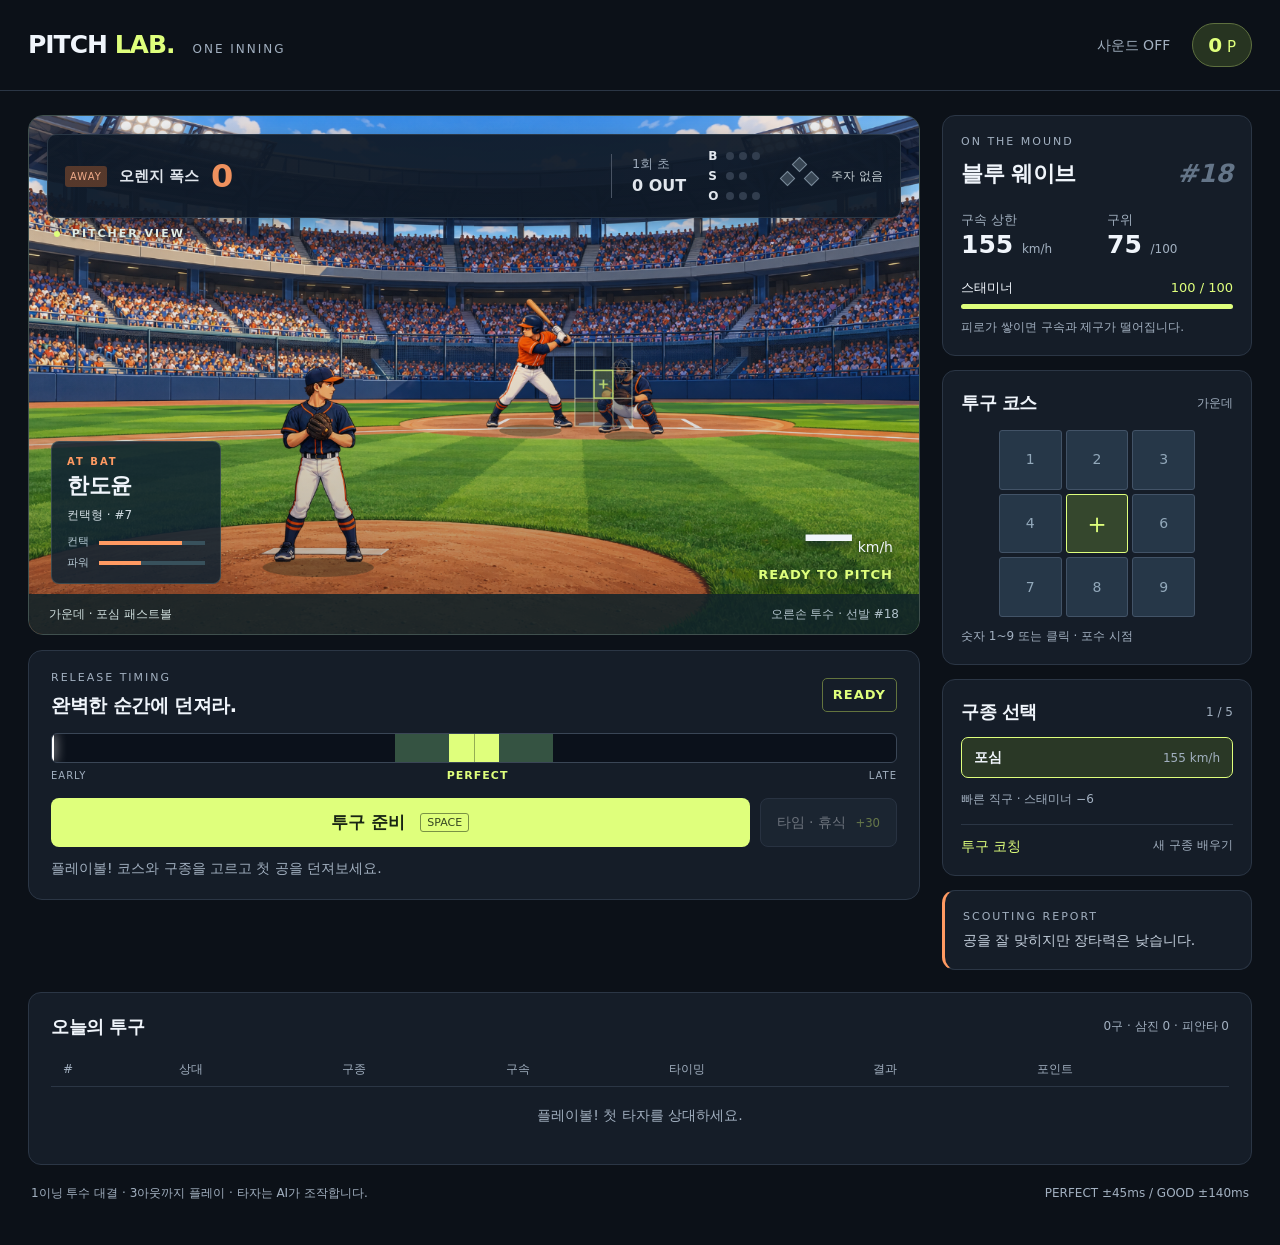
<file: index.html>
<!doctype html>
<html lang="ko"><head><meta charset="utf-8"><meta name="viewport" content="width=device-width,initial-scale=1"><title>PITCH LAB · ONE INNING</title><meta name="description" content="관중석이 있는 야구장에서 상대 타자와 대결하는 1이닝 투수 게임"><link rel="icon" href="data:image/svg+xml,%3Csvg xmlns='http://www.w3.org/2000/svg' viewBox='0 0 32 32'%3E%3Ccircle cx='16' cy='16' r='14' fill='%23dfff7c'/%3E%3Cpath d='M8 5Q20 16 8 27M24 5Q12 16 24 27' fill='none' stroke='%23111820' stroke-width='2'/%3E%3C/svg%3E"><link rel="stylesheet" href="style.css"></head>
<body><header class="header"><div class="brand">PITCH <b>LAB.</b><span>ONE INNING</span></div><div class="top-actions"><button id="soundBtn" class="quiet" aria-pressed="false">사운드 OFF</button><span class="points"><b id="points">0</b> P</span></div></header>
<main><div class="game-layout"><section class="play-area"><div class="stadium-shell"><div class="scoreboard"><div class="team"><span class="team-tag away">AWAY</span><strong>오렌지 폭스</strong><b id="runs">0</b></div><div class="inning"><span>1회 초</span><strong id="outsText">0 OUT</strong></div><div class="counts"><div><span>B</span><i id="ballsDots"></i></div><div><span>S</span><i id="strikesDots"></i></div><div><span>O</span><i id="outsDots"></i></div></div><div class="base-wrap"><div class="diamond"><i id="base2"></i><i id="base3"></i><i id="base1"></i></div><span id="baseLabel">주자 없음</span></div></div>
<canvas id="field" width="1200" height="700" aria-label="투수, 상대 타자, 포수와 관중이 있는 경기장. 오른쪽 9칸 스트라이크 존에서 목표를 선택하세요."></canvas><div class="stadium-vignette"></div><div class="live-label"><span></span> PITCHER VIEW</div><div class="matchup"><div class="bat-icon">AT BAT</div><strong id="batterName">한도윤</strong><span id="batterRole">컨택형 · #7</span><div class="batter-bars"><label>컨택 <i><em id="contactBar"></em></i></label><label>파워 <i><em id="powerBar"></em></i></label></div></div><div class="speed-display"><strong id="speed">—</strong><span>km/h</span><small id="grade">READY TO PITCH</small></div><div class="callout" id="callout" hidden><strong id="callTitle"></strong><span id="callDetail"></span></div>
<div class="inning-end" id="endPanel" hidden><div class="end-card"><div class="eyebrow">INNING COMPLETE</div><h1 id="endTitle">이닝 종료</h1><p id="endSummary"></p><div id="endStats" class="end-stats"></div><button id="nextInning" class="primary">다음 이닝 플레이</button><p class="tiny">포인트와 습득 구종은 유지됩니다.</p></div></div><div class="field-bottom"><span id="fieldHint">9칸에서 코스를 선택하세요</span><span class="wind">오른손 투수 · 선발 #18</span></div></div>
<div class="timing-panel"><div class="timing-top"><div><span class="eyebrow">RELEASE TIMING</span><h2 id="timingTitle">완벽한 순간에 던져라.</h2></div><div class="timing-status" id="timingStatus">READY</div></div><div class="meter" id="meter"><div class="good-band"></div><div class="perfect-band"></div><div class="meter-center"></div><div class="needle" id="needle"></div></div><div class="meter-labels"><span>EARLY</span><b>PERFECT</b><span>LATE</span></div><div class="controls"><button id="pitchBtn" class="primary"><span id="pitchBtnText">투구 준비</span><kbd>SPACE</kbd></button><button id="restBtn" class="secondary">타임 · 휴식 <small>+30</small></button></div><p id="notice" class="notice" aria-live="polite">스페이스 또는 투구 버튼을 두 번 누르세요. 시작 → 중앙에서 릴리스.</p></div></section>
<aside class="sidebar"><section class="side-card pitcher-card"><div class="eyebrow">ON THE MOUND</div><div class="pitcher-heading"><h2>블루 웨이브</h2><span>#18</span></div><div class="stats"><div><span>구속 상한</span><b>155 <small>km/h</small></b></div><div><span>구위</span><b>75 <small>/100</small></b></div></div><div class="stamina-head"><span>스태미너</span><b id="staminaText">100 / 100</b></div><div class="stamina-track"><div id="staminaBar"></div></div><p class="tiny">피로가 쌓이면 구속과 제구가 떨어집니다.</p></section>
<section class="side-card"><div class="section-heading"><h2>투구 코스</h2><span id="zoneName">가운데</span></div><div class="target-grid" id="targetGrid" aria-label="9칸 스트라이크 존 목표 선택"></div><p class="tiny">숫자 1~9 또는 클릭 · 포수 시점</p></section><section class="side-card arsenal-card"><div class="section-heading"><h2>구종 선택</h2><span id="pitchCount">1 / 5</span></div><div id="pitchList" class="pitch-list"></div><p class="tiny" id="pitchAdvice"></p><button id="coachOpen" class="coach-open">투구 코칭 <span>새 구종 배우기</span></button></section><section class="batter-tip side-card"><div class="eyebrow">SCOUTING REPORT</div><p id="batterAdvice"></p></section></aside></div>
<section class="log-panel"><div class="section-heading"><h2>오늘의 투구</h2><span id="sessionStats">0구 · 삼진 0 · 피안타 0</span></div><div class="log-table"><table><thead><tr><th>#</th><th>상대</th><th>구종</th><th>구속</th><th>타이밍</th><th>결과</th><th>포인트</th></tr></thead><tbody id="pitchLog"></tbody></table><p id="logEmpty" class="log-empty">플레이볼! 첫 타자를 상대하세요.</p></div></section><footer>1이닝 투수 대결 · 3아웃까지 플레이 · 타자는 AI가 조작합니다. <span>PERFECT ±45ms / GOOD ±140ms</span></footer></main>
<dialog id="coachDialog"><div class="dialog-header"><div><div class="eyebrow">PITCHING COACH</div><h2>새로운 무기를 배워라.</h2></div><button id="coachClose" class="close-btn" aria-label="코칭 닫기">×</button></div><p class="dialog-description">좋은 투구와 아웃으로 얻은 포인트로 구종 코칭을 받으세요.</p><div class="wallet">보유 포인트 <b id="coachPoints">0 P</b></div><div id="coachList"></div><p id="coachNotice" class="tiny" aria-live="polite">포인트와 습득 구종은 이 브라우저에 저장됩니다.</p></dialog><script src="engine.js"></script><script src="app.js"></script></body></html>
</file>
<file: style.css>
:root{color-scheme:dark;--bg:#0c1118;--panel:#151d28;--line:#2b3645;--muted:#a2b0c0;--lime:#dfff7c;--blue:#82caff;--orange:#ff9a62;--text:#f0f5fb}*{box-sizing:border-box}body{margin:0;background:var(--bg);color:var(--text);font:16px/1.5 system-ui,'Malgun Gothic',sans-serif}button{font:inherit;color:inherit;cursor:pointer}button:disabled{opacity:.4;cursor:not-allowed}button:focus-visible{outline:3px solid var(--blue);outline-offset:3px}button:hover:not(:disabled){filter:brightness(1.12)}[hidden]{display:none!important}h1,h2,p{margin:0}h2{font-size:18px;letter-spacing:-.5px}.header{display:flex;justify-content:space-between;align-items:center;max-width:1530px;margin:auto;padding:23px 28px;border-bottom:1px solid var(--line)}.brand{font-size:25px;font-weight:900;letter-spacing:-1px}.brand b{color:var(--lime)}.brand>span{font-size:12px;letter-spacing:2px;font-weight:500;color:var(--muted);margin-left:18px}.top-actions{display:flex;gap:16px;align-items:center}.quiet{border:0;background:none;color:var(--muted);font-size:14px}.points{border:1px solid #5e703f;background:#273421;padding:6px 15px;border-radius:30px;color:var(--lime);font-size:15px}.points b{font-size:20px;font-variant-numeric:tabular-nums}main{max-width:1530px;margin:auto;padding:24px 28px}.game-layout{display:grid;grid-template-columns:minmax(0,1fr) 310px;gap:22px}.play-area{min-width:0}.stadium-shell{aspect-ratio:12/7;position:relative;overflow:hidden;border:1px solid #40504e;border-radius:15px;background:#112930}#field{width:100%;height:100%;display:block;touch-action:manipulation}.stadium-vignette{position:absolute;inset:0;background:linear-gradient(#0b142211 45%,#080e1755);pointer-events:none}.scoreboard{position:absolute;top:18px;left:18px;right:18px;display:flex;align-items:center;background:#101b29f2;border:1px solid #56677566;border-radius:9px;padding:12px 17px;gap:22px;box-shadow:0 5px 18px #0004;pointer-events:none}.team{display:flex;gap:12px;align-items:center;flex:1}.team strong{font-size:15px;white-space:nowrap}.team>b{font-size:32px;color:var(--orange);line-height:1}.team-tag{font-size:10px;letter-spacing:1px;padding:3px 5px;border-radius:3px;background:#5b3b2c;color:#ffb590}.inning{border-left:1px solid #4c5767;padding-left:20px;display:flex;flex-direction:column;white-space:nowrap}.inning span{font-size:13px;color:var(--muted)}.inning strong{font-size:16px}.counts{display:flex;flex-direction:column;gap:2px}.counts>div{display:flex;align-items:center;gap:9px}.counts>div>span{font-size:12px;font-weight:800;width:9px}.counts i{display:flex;gap:5px}.counts em{height:8px;width:8px;border-radius:50%;background:#344051}.counts em.on.ball{background:var(--lime)}.counts em.on.strike{background:#ffdb71}.counts em.on.out{background:#ff785e}.base-wrap{display:flex;align-items:center;gap:14px}.base-wrap>span{font-size:12px;color:#d1dbdf;white-space:nowrap}.diamond{position:relative;width:35px;height:35px}.diamond i{position:absolute;width:11px;height:11px;transform:rotate(45deg);background:#3b4957;border:1px solid #8092a1}.diamond i.on{background:var(--lime);border-color:var(--lime)}#base2{top:0;left:12px}#base3{top:14px;left:0}#base1{top:14px;right:0}.live-label{position:absolute;top:110px;left:25px;color:#e1ede6;font-size:11px;font-weight:700;letter-spacing:2px;text-shadow:0 1px 4px black;pointer-events:none}.live-label span{display:inline-block;background:var(--lime);width:6px;height:6px;margin-right:6px;border-radius:50%}.matchup{position:absolute;left:22px;bottom:50px;padding:12px 15px;background:#102332df;border:1px solid #667b7c66;border-radius:8px;width:170px;pointer-events:none}.bat-icon{font-size:10px;color:var(--orange);letter-spacing:2px;font-weight:700}.matchup>strong{display:block;font-size:22px;letter-spacing:-.5px}.matchup>span{color:#d1dce2;font-size:12px}.batter-bars{margin-top:8px;display:flex;flex-direction:column;gap:4px}.batter-bars label{font-size:11px;display:flex;gap:10px;align-items:center;color:#b5c8d3}.batter-bars i{height:4px;background:#38515c;flex:1}.batter-bars em{display:block;background:var(--orange);height:100%}.speed-display{position:absolute;right:26px;bottom:50px;text-align:right;text-shadow:0 3px 10px #10282c;pointer-events:none}.speed-display strong{font-size:52px;font-weight:900;letter-spacing:-2px;font-variant-numeric:tabular-nums;line-height:1}.speed-display>span{font-size:14px;margin-left:5px}.speed-display small{display:block;font-size:13px;letter-spacing:1px;color:var(--lime);font-weight:700;margin-top:5px}.field-bottom{position:absolute;bottom:0;left:0;right:0;display:flex;justify-content:space-between;padding:11px 20px;background:#112329dd;font-size:12px;color:#d1e0df;pointer-events:none}.wind{color:#b2c3cc}.callout{position:absolute;left:12%;right:12%;top:35%;text-align:center;pointer-events:none;animation:pop .25s ease-out;text-shadow:0 4px 10px #061224}.callout strong{display:block;font-size:clamp(24px,4vw,57px);font-weight:950;font-style:italic;letter-spacing:-1px;color:var(--lime);line-height:1.1}.callout.contact strong{color:var(--orange)}.callout span{display:inline-block;margin-top:10px;font-size:14px;padding:5px 12px;border-radius:20px;background:#0c1625d9;color:#ecf3f8}.timing-panel{background:var(--panel);border:1px solid var(--line);border-radius:14px;padding:19px 22px;margin-top:15px}.timing-top{display:flex;justify-content:space-between;align-items:center;margin-bottom:14px}.eyebrow{display:block;font-size:11px;letter-spacing:2px;color:var(--muted);margin-bottom:4px}.timing-top h2{font-size:19px}.timing-status{font-size:13px;font-weight:800;color:var(--lime);letter-spacing:1px;padding:6px 10px;border:1px solid #63743e;border-radius:5px}.meter{height:30px;background:#0b111b;position:relative;border-radius:6px;border:1px solid #3a4656;overflow:hidden}.good-band{position:absolute;left:40.67%;width:18.66%;top:0;bottom:0;background:#355342}.perfect-band{position:absolute;left:47%;width:6%;top:0;bottom:0;background:var(--lime)}.meter-center{position:absolute;left:50%;height:100%;width:1px;background:#23331b66}.needle{position:absolute;left:0%;top:0;bottom:0;width:4px;background:white;box-shadow:0 0 12px white;transform:translateX(-50%)}.meter-labels{display:flex;justify-content:space-between;font-size:10px;letter-spacing:1px;color:var(--muted);margin:5px 0 13px}.meter-labels b{color:var(--lime);font-size:11px}.controls{display:flex;gap:10px}.primary{border:0;background:var(--lime);color:#182414;font-weight:850;border-radius:8px;padding:12px 18px}.controls .primary{flex:1;display:flex;justify-content:center;gap:15px;align-items:center;font-size:17px}kbd{font:11px system-ui;padding:2px 6px;border:1px solid #799245;border-radius:3px;color:#364722}.secondary{background:#253140;border:1px solid #455368;padding:12px 16px;border-radius:8px;font-size:14px}.secondary small{color:var(--lime);margin-left:5px}.notice{margin:11px 0 0;color:var(--muted);font-size:14px;min-height:22px}.sidebar{display:flex;flex-direction:column;gap:14px}.side-card{background:var(--panel);border:1px solid var(--line);border-radius:13px;padding:18px}.pitcher-heading{display:flex;justify-content:space-between;align-items:center}.pitcher-heading h2{font-size:22px}.pitcher-heading>span{font-size:25px;font-style:italic;color:#647588;font-weight:900}.stats{display:grid;grid-template-columns:1fr 1fr;gap:20px;margin:18px 0}.stats>div>span{display:block;color:var(--muted);font-size:13px}.stats b{font-size:25px;line-height:1.2}.stats small{font-size:12px;color:var(--muted);font-weight:400}.stamina-head{display:flex;justify-content:space-between;font-size:13px}.stamina-head b{color:var(--lime);font-weight:500}.stamina-track{height:5px;background:#344050;border-radius:3px;overflow:hidden;margin:7px 0 9px}.stamina-track>div{height:100%;background:var(--lime);width:100%;transition:width .3s}.tiny{font-size:12px;line-height:1.6;color:var(--muted)}.section-heading{display:flex;justify-content:space-between;align-items:center;gap:12px}.section-heading>span{font-size:12px;color:var(--muted)}.target-grid{display:grid;grid-template-columns:repeat(3,1fr);gap:4px;margin:14px auto 10px;max-width:196px;aspect-ratio:1.05}.target-grid button{border:1px solid #425367;background:#263748;color:#92a8ba;border-radius:3px;font-size:14px;position:relative;min-height:38px}.target-grid button.selected{color:var(--lime);background:#35472d;border-color:var(--lime)}.target-grid button.selected:after{content:'＋';position:absolute;inset:0;display:grid;place-items:center;font-size:28px}.target-grid button.selected>span{opacity:0}.pitch-list{display:flex;flex-direction:column;gap:7px;margin:12px 0}.pitch-choice{background:#202b3a;border:1px solid #3b495b;border-radius:7px;display:flex;justify-content:space-between;align-items:center;padding:9px 12px;text-align:left;font-size:14px}.pitch-choice small{color:var(--muted);font-size:12px}.pitch-choice.active{border-color:var(--lime);background:#2a3826}.pitch-choice b{font-weight:650}.coach-open{margin-top:15px;padding:11px 0 0;width:100%;display:flex;justify-content:space-between;border:0;border-top:1px solid var(--line);background:none;color:var(--lime);font-size:14px}.coach-open>span{font-size:12px;color:var(--muted)}.batter-tip{border-left:3px solid var(--orange)}.batter-tip p{font-size:14px;color:#c3cedb}.log-panel{background:var(--panel);border:1px solid var(--line);padding:20px 22px;border-radius:13px;margin-top:22px}.log-table{overflow:auto;margin-top:12px}table{width:100%;border-collapse:collapse;text-align:left;white-space:nowrap;font-size:14px}th{font-weight:400;color:var(--muted);font-size:12px;padding:8px 12px;border-bottom:1px solid var(--line)}td{padding:10px 12px;border-bottom:1px solid #263345}td:first-child{color:var(--muted)}.log-empty{padding:18px;text-align:center;color:var(--muted);font-size:14px}footer{display:flex;justify-content:space-between;gap:16px;flex-wrap:wrap;font-size:12px;color:var(--muted);padding:19px 3px}dialog{background:#141f2e;color:var(--text);border:1px solid #4d6077;border-radius:16px;width:min(520px,calc(100% - 32px));padding:24px;max-height:90dvh;overflow:auto}dialog::backdrop{background:#030913b8;backdrop-filter:blur(4px)}.dialog-header{display:flex;justify-content:space-between;gap:15px}.dialog-header h2{font-size:23px}.close-btn{border:1px solid var(--line);background:#233248;border-radius:8px;width:36px;height:36px;font-size:24px;line-height:1}.dialog-description{font-size:14px;color:var(--muted);margin:12px 0 18px}.wallet{padding:12px 15px;border-radius:8px;background:#25341f;color:var(--lime);display:flex;justify-content:space-between;font-size:14px}.coach-row{display:flex;align-items:center;justify-content:space-between;gap:18px;padding:17px 0;border-bottom:1px solid var(--line)}.coach-row strong{font-size:16px;display:block}.coach-row p{font-size:13px;color:var(--muted);margin:4px 0}.coach-row .buy{background:#2e3d25;border:1px solid #617541;color:var(--lime);border-radius:7px;padding:8px 10px;min-width:80px;font-size:14px}.inning-end{position:absolute;inset:0;display:grid;place-items:center;background:#06121bcc;backdrop-filter:blur(5px);z-index:10;padding:20px}.end-card{text-align:center;background:#142132f5;border:1px solid #65784d;border-radius:15px;padding:27px;width:min(460px,100%);box-shadow:0 20px 50px #0008}.end-card h1{font-size:32px;letter-spacing:-1px;color:var(--lime);margin:8px 0}.end-card>p{font-size:14px;color:#bacadb}.end-stats{display:flex;justify-content:center;gap:35px;padding:20px 0}.end-stats strong{display:block;font-size:28px}.end-stats span{font-size:12px;color:var(--muted)}.end-card .primary{width:100%;margin:5px 0 9px}.end-card .tiny{font-size:12px}@keyframes pop{from{opacity:0;transform:translateY(12px) scale(.92)}to{opacity:1;transform:none}}@media(max-width:1100px){.game-layout{grid-template-columns:minmax(0,1fr) 260px;gap:15px}.scoreboard{gap:13px;left:12px;right:12px;padding:10px 12px}.base-wrap>span{display:none}.inning{padding-left:12px}.team{gap:8px}.team strong{font-size:13px}.team-tag{display:none}.matchup{transform:scale(.85);transform-origin:bottom left}.live-label{top:94px}.speed-display strong{font-size:40px}}@media(max-width:850px){main{padding:16px}.header{padding:18px 16px}.game-layout{grid-template-columns:1fr}.sidebar{display:grid;grid-template-columns:repeat(3,minmax(0,1fr));gap:10px}.side-card{padding:14px}.batter-tip{grid-column:1/-1}.pitcher-heading h2{font-size:18px}.stats{gap:10px}.stats b{font-size:22px}.brand>span{display:none}.scoreboard{top:12px}.team>b{font-size:27px}.field-bottom{font-size:11px}.wind{display:none}.top-actions{gap:5px}.target-grid{margin-top:12px}.section-heading h2{font-size:16px}}@media(max-width:560px){.sidebar{grid-template-columns:1fr 1fr}.pitcher-card{grid-column:1/-1}.pitcher-card .stats{display:flex;gap:40px;margin:12px 0}.pitcher-heading h2{font-size:21px}.batter-tip{display:none}.scoreboard{gap:9px;padding:8px 10px;top:8px;left:8px;right:8px}.inning{padding-left:9px}.inning strong{font-size:12px}.inning span{font-size:11px}.team{gap:5px}.team strong{font-size:11px}.team>b{font-size:23px}.base-wrap{display:none}.counts{gap:1px}.counts em{width:6px;height:6px}.counts i{gap:4px}.counts>div>span{font-size:10px}.stadium-shell{aspect-ratio:1.4}.live-label{top:72px;left:14px;font-size:9px}.matchup{left:12px;bottom:30px;transform:scale(.62)}.speed-display{right:14px;bottom:35px}.speed-display strong{font-size:32px}.speed-display small{font-size:10px}.speed-display>span{font-size:11px}.field-bottom{font-size:10px;padding:7px 12px}.callout{left:5%;right:5%;top:32%}.callout strong{font-size:29px}.callout span{font-size:11px;max-width:100%;margin-top:6px}.timing-panel{padding:16px}.timing-top h2{font-size:17px}.controls{gap:7px}.controls .primary{font-size:15px;gap:8px;padding:12px}.secondary{font-size:12px;padding:10px}.secondary small{display:block;margin:0}.notice{font-size:13px}.timing-status{font-size:11px}.brand{font-size:22px}.points b{font-size:17px}.quiet{font-size:11px}.log-panel{padding:16px}.log-panel .section-heading{align-items:start}.log-panel .section-heading>span{font-size:11px}.end-card{padding:15px}.end-card h1{font-size:25px}.end-stats{padding:10px;gap:25px}.end-card>p{font-size:12px}.end-stats strong{font-size:22px}.end-card .eyebrow{font-size:10px}.end-card .primary{padding:9px;font-size:14px}}@media(prefers-reduced-motion:reduce){.callout{animation:none}.stamina-track>div{transition:none}}
</file>
